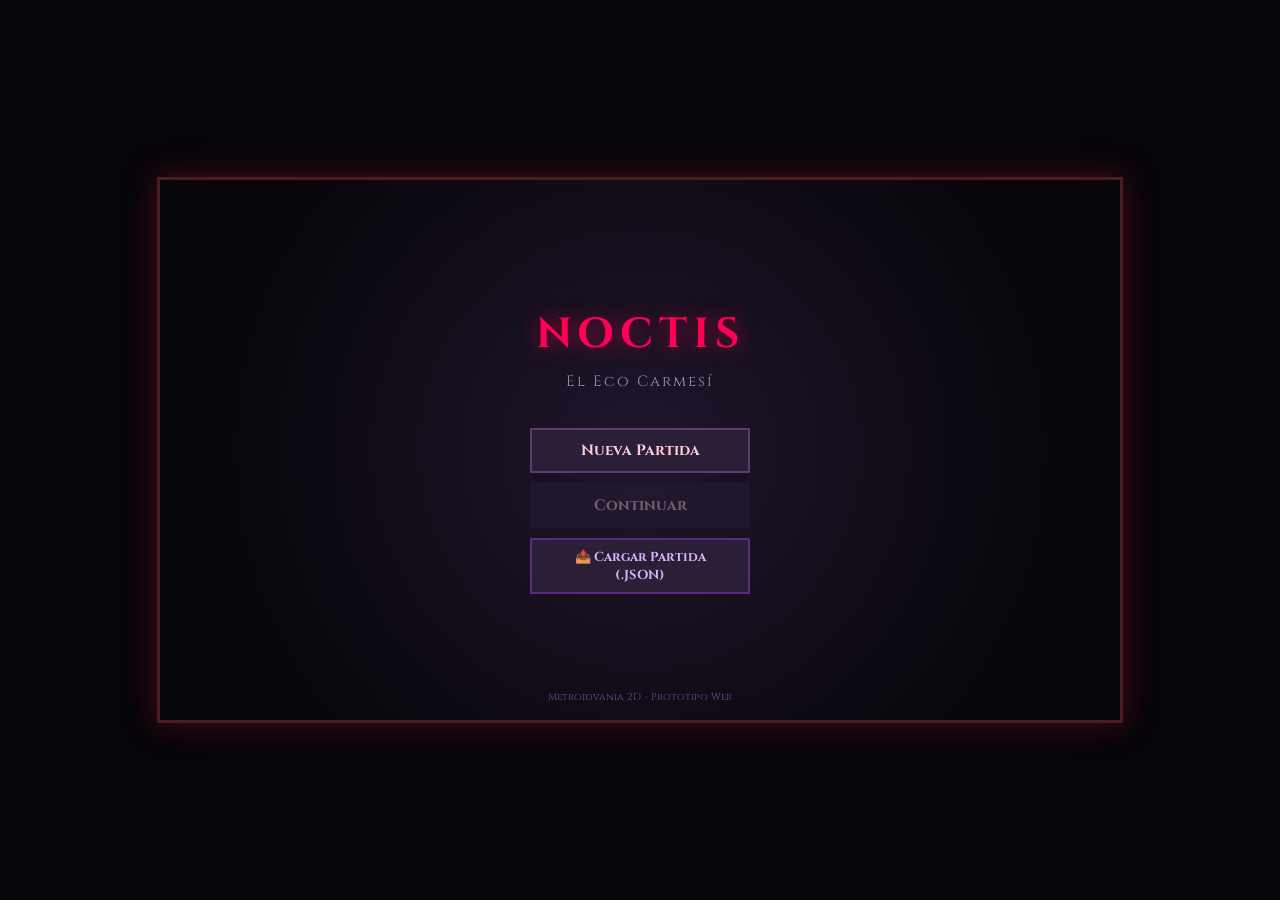
<file: index.html>
<!DOCTYPE html>
<html lang="es">
<head>
  <meta charset="UTF-8">
  <meta name="viewport" content="width=device-width, initial-scale=1.0">
  <title>Noctis: El Eco Carmesí</title>
    <link rel="preconnect" href="https://fonts.googleapis.com">
  <link rel="preconnect" href="https://fonts.gstatic.com" crossorigin>
  <link href="https://fonts.googleapis.com/css2?family=Cinzel:wght@600;700;900&family=Press+Start+2P&family=MedievalSharp&family=VT323&display=swap" rel="stylesheet">
  <!-- CSS modular: cada archivo cubre un sistema del juego -->
  <link rel="stylesheet" href="css/base.css">
  <link rel="stylesheet" href="css/title.css">
  <link rel="stylesheet" href="css/intro.css">
  <link rel="stylesheet" href="css/pause.css">
  <link rel="stylesheet" href="css/shop.css">
  <link rel="stylesheet" href="css/tutorial.css">
</head>
<body>

  <div id="game-container">
    <canvas id="game" width="480" height="270"></canvas>

    <!-- PANTALLA DE TÍTULO / MENÚ PRINCIPAL -->
    <div id="title-screen">
      <h1>NOCTIS</h1>
      <p>El Eco Carmesí</p>
      <div class="title-buttons">
        <button id="btn-new-game">Nueva Partida</button>
        <button id="btn-continue" class="disabled">Continuar</button>
        <button id="btn-title-import" class="secondary-btn">📤 Cargar Partida (.JSON)</button>
      </div>
      <span class="credits">Metroidvania 2D - Prototipo Web</span>
    </div>

    <!-- NUEVO: PANTALLA DE INTRODUCCIÓN Y CINEMÁTICA CON DIÁLOGO -->
    <div id="intro-screen" class="hidden">
      <div class="intro-bg" style="background-image: url('img/cinematics/intro_bg.jpg');"></div>
      <div class="intro-vignette"></div>
      
      <div class="intro-dialog-box">
        <div class="speaker-tag" id="intro-speaker">PRÓLOGO — CIUDADELA DE VÉSPERA</div>
        <p class="dialog-text" id="intro-dialog-text"></p>
        <div class="dialog-footer">
          <span class="pulse-hint">[Espacio / Clic para avanzar]</span>
          <button id="btn-skip-intro">Omitir (ESC)</button>
        </div>
      </div>
    </div>

    <!-- NUEVO: TIENDA DEL MERCADER DARIO (RPG HUB) -->
    <div id="shop-modal" class="hidden">
      <div class="shop-container">
        <div class="shop-portrait" style="background-image: url('img/portraits/dario_portrait.jpg');"></div>
        <div class="shop-content">
          <div class="shop-header">
            <h3>DARIO EL TUERTO — BAZAR DEL REFUGIO</h3>
            <span class="shop-subtitle">«La plata ya no vale nada en Véspera, muchacho... solo la Esencia fresca.»</span>
          </div>

          <div class="shop-inventory" id="shop-items-list">
            <!-- Items generados dinámicamente vía JS -->
          </div>

          <div class="shop-footer">
            <div class="shop-footer-left">
              <span class="player-essence-tag" id="shop-player-essence">♦ Tu Esencia: 0</span>
              <span id="shop-feedback-msg" class="shop-alert-msg hidden"></span>
            </div>
            <button id="btn-close-shop">Cerrar Bazar (ESC / E)</button>
          </div>
        </div>
      </div>
    </div>

    <!-- MODAL DE TUTORIAL Y DESBLOQUEO DE HABILIDAD -->
    <div id="skill-tutorial-modal" class="hidden">
      <div class="skill-tutorial-card">
        <div class="skill-tutorial-badge" id="tut-badge">✨</div>
        <div class="skill-tutorial-header">
          <span class="skill-tutorial-tag">NUEVA HABILIDAD ADQUIRIDA</span>
          <h2 id="tut-title">Nombre de la Habilidad</h2>
        </div>
        <div class="skill-tutorial-keys">
          <span>Comando:</span>
          <div id="tut-command" class="tut-key-box">TECLA</div>
        </div>
        <p id="tut-desc" class="skill-tutorial-desc">Descripción del movimiento y cómo usarlo.</p>
        <div class="skill-tutorial-tip" id="tut-tip">💡 Consejo de uso en combate y exploración.</div>
        <button id="btn-close-tutorial" class="tut-confirm-btn">ENTENDIDO (ESC / ESPACIO)</button>
      </div>
    </div>

    <!-- NUEVO: Menú de Pausa Mejorado con Bestiario, Reliquias y Mapa -->
    <div id="pause-menu" class="hidden">
      <div class="pause-header">
        <h2>NOCTIS</h2>
        <span class="pause-subtitle">Grimorio de Alaric — Pausa</span>
      </div>

      <div class="pause-tabs">
        <button class="tab-btn active" data-tab="tab-map">🗺️ Mapa Completo</button>
        <button class="tab-btn" data-tab="tab-relics">🔮 Reliquias</button>
        <button class="tab-btn" data-tab="tab-quests">✦ Misiones</button>
        <button class="tab-btn" data-tab="tab-bestiary">📖 Bestiario</button>
        <button class="tab-btn" data-tab="tab-achievements">🏆 Logros</button>
        <button class="tab-btn" data-tab="tab-options">⚙️ Opciones</button>
      </div>

      <div class="pause-content">
        <!-- Pestaña 1: Mapa Grande y Porcentaje -->
        <div id="tab-map" class="tab-pane active">
          <div class="pane-header">
            <h3 id="map-title">Cartografía de Véspera</h3>
            <span id="map-percentage" class="stat-badge">Exploración: 14%</span>
          </div>
          <div id="large-map-container">
            <canvas id="large-map-canvas" width="800" height="320"></canvas>
            <div id="map-room-tooltip" class="map-room-tooltip" role="status" aria-live="polite"></div>
          </div>
          <p class="map-legend-notes">
            ◆ Actual &nbsp;|&nbsp; ◇ Objetivo &nbsp;|&nbsp; ⚡ Altar &nbsp;|&nbsp; 🔮 Reliquia &nbsp;|&nbsp; 👑 Jefe &nbsp;|&nbsp; D Dash &nbsp;|&nbsp; 2J Doble Salto &nbsp;|&nbsp; G Garras
          </p>
        </div>

        <!-- Pestaña: Logros y Desafíos Secretos -->
        <div id="tab-achievements" class="tab-pane">
          <div class="pane-header">
            <h3>Hazañas del Cazador Carmesí</h3>
            <span id="achievements-count" class="stat-badge">0 / 4 Logros</span>
          </div>
          <div class="achievements-grid" id="achievements-list">
            <!-- Rellenado dinámicamente vía JS -->
          </div>
        </div>

        <!-- Pestaña 2: Diario de Reliquias -->
        <div id="tab-relics" class="tab-pane">
          <div class="pane-header">
            <h3>Tesoros y Artefactos Antiguos</h3>
            <span id="relics-collected-count" class="stat-badge">0 / 3 Reliquias</span>
          </div>
          <div class="relics-grid" id="relics-list">
            <!-- Rellenado dinámicamente vía JS -->
          </div>
        </div>

        <div id="tab-quests" class="tab-pane">
          <div class="pane-header">
            <h3>Juramentos y Memorias de Malakor</h3>
            <span id="quest-count" class="stat-badge">0 / 3 Misiones</span>
          </div>
          <div id="quests-list" class="quests-grid"></div>
          <div id="memories-list" class="memories-list"></div>
        </div>

        <!-- Pestaña 3: Bestiario y Lore -->
        <div id="tab-bestiary" class="tab-pane">
          <div class="pane-header">
            <h3>Monstruosidades del Eclipse</h3>
            <span class="stat-badge">Archivos de Combate</span>
          </div>
          <div class="bestiary-layout">
            <div class="bestiary-sidebar" id="bestiary-list">
              <!-- Botones de monstruos dinámicos -->
            </div>
            <div class="bestiary-detail" id="bestiary-detail">
              <!-- Detalles del monstruo seleccionado -->
            </div>
          </div>
        </div>

        <!-- Pestaña 4: Opciones y Reanudar -->
        <div id="tab-options" class="tab-pane">
          <div class="pane-header">
            <h3>Control de Sesión</h3>
          </div>
          <div class="options-actions">
            <button id="btn-resume">▶ Reanudar Partida (ESC / P)</button>
            <button id="btn-save-game">💾 Guardar Partida (Progreso Actual)</button>
            <button id="btn-export-save">📥 Exportar Partida (.JSON)</button>
            <button id="btn-import-save">📤 Importar Partida (.JSON)</button>
            <button id="btn-toggle-cape">🧣 Capa Cosmética: Capa Carmesí [Cambiar]</button>
            <button id="btn-toggle-sound">🔊 Alternar Sonido / Música (O)</button>
            <button id="btn-toggle-graphics">🖥️ Modo Gráfico: HD Nítido 960p (H)</button>
            <button id="btn-toggle-objective">✦ Marcador de objetivo: ACTIVADO</button>
            <label>Música <input id="music-volume" type="range" min="0" max="1" step="0.05" value="0.7"></label>
            <label>Efectos <input id="sfx-volume" type="range" min="0" max="1" step="0.05" value="0.8"></label>
            <button id="btn-rebind-jump">⌨️ Reasignar salto: ESPACIO</button>
            <button id="btn-rebind-dash">⌨️ Reasignar dash: SHIFT</button>
            <button id="btn-rebind-attack">⌨️ Reasignar ataque: CLIC</button>
            <button id="btn-rebind-left">⌨️ Movimiento izquierda: A</button>
            <button id="btn-rebind-right">⌨️ Movimiento derecha: D</button>
            <button id="btn-rebind-down">⌨️ Agacharse: S</button>
            <button id="btn-rebind-cast">⌨️ Hechizo: Q</button>
            <button id="btn-rebind-hook">⌨️ Gancho: F</button>
            <button id="btn-rebind-interact">⌨️ Interactuar: E</button>
            <button id="btn-rebind-travel">⌨️ Viaje rápido: T</button>
            <label>Dificultad <select id="difficulty-select"><option value="story">Historia</option><option value="normal" selected>Normal</option><option value="nightmare">Eclipse</option></select></label>
            <label><input id="toggle-shake" type="checkbox" checked> Vibración de pantalla</label>
            <label><input id="toggle-flashes" type="checkbox" checked> Destellos intensos</label>
            <label><input id="toggle-rumble" type="checkbox" checked> 🎮 Vibración de mando (Rumble)</label>
            <button id="btn-restart" class="danger">💀 Reiniciar desde Último Altar</button>
          </div>
        </div>
      </div>

      <div class="pause-footer">
        <button id="btn-quick-resume">Reanudar (ESC)</button>
      </div>
    </div>
    <input id="input-import-save" type="file" accept=".json" style="display: none;">
  </div>

  <!-- Barra de controles removida a petición del jugador -->

  <!-- Datos estáticos del juego -->
  <script src="js/data/bestiary.js"></script>
  <script src="js/data/relics.js"></script>
  <script src="js/data/quests.js"></script>
  <script src="js/data/merchants.js"></script>

  <!-- Motor del juego -->
  <script src="js/audio.js"></script>
  <script src="js/rooms.js"></script>
  <script src="js/rooms/villa.js"></script>
  <script src="js/rooms/fortress.js"></script>
  <script src="js/rooms/ash_path.js"></script>
  <script src="js/rooms/expeditions.js"></script>
  <script src="js/entities.js"></script>
  <script src="js/entities/physics.js"></script>
  <script src="js/entities/player.js"></script>
  <script src="js/entities/enemies.js"></script>
  <script src="js/sprites.js"></script>
  <script src="js/sprites/player.js"></script>
  <script src="js/sprites/bestiary.js"></script>
  <script src="js/sprites/environment.js"></script>
  <script src="js/sprites/atmosphere.js"></script>

  <!-- Núcleo: Input, HUD, Render y Guardado -->
  <script src="js/core/input.js"></script>
  <script src="js/core/hud.js"></script>
  <script src="js/core/render.js"></script>
  <script src="js/core/save.js"></script>

  <!-- Módulos de interfaz -->
  <script src="js/ui/tutorial.js"></script>
  <script src="js/ui/pause/map.js"></script>
  <script src="js/ui/pause/relics.js"></script>
  <script src="js/ui/pause/bestiary.js"></script>
  <script src="js/ui/pause/quests.js"></script>
  <script src="js/ui/pause/options.js"></script>
  <script src="js/ui/pause.js"></script>
  <script src="js/ui/shop.js"></script>
  <script src="js/ui/intro.js"></script>

  <!-- Bucle principal y motor gráfico -->
  <script src="js/main.js"></script>
</body>
</html>
</file>
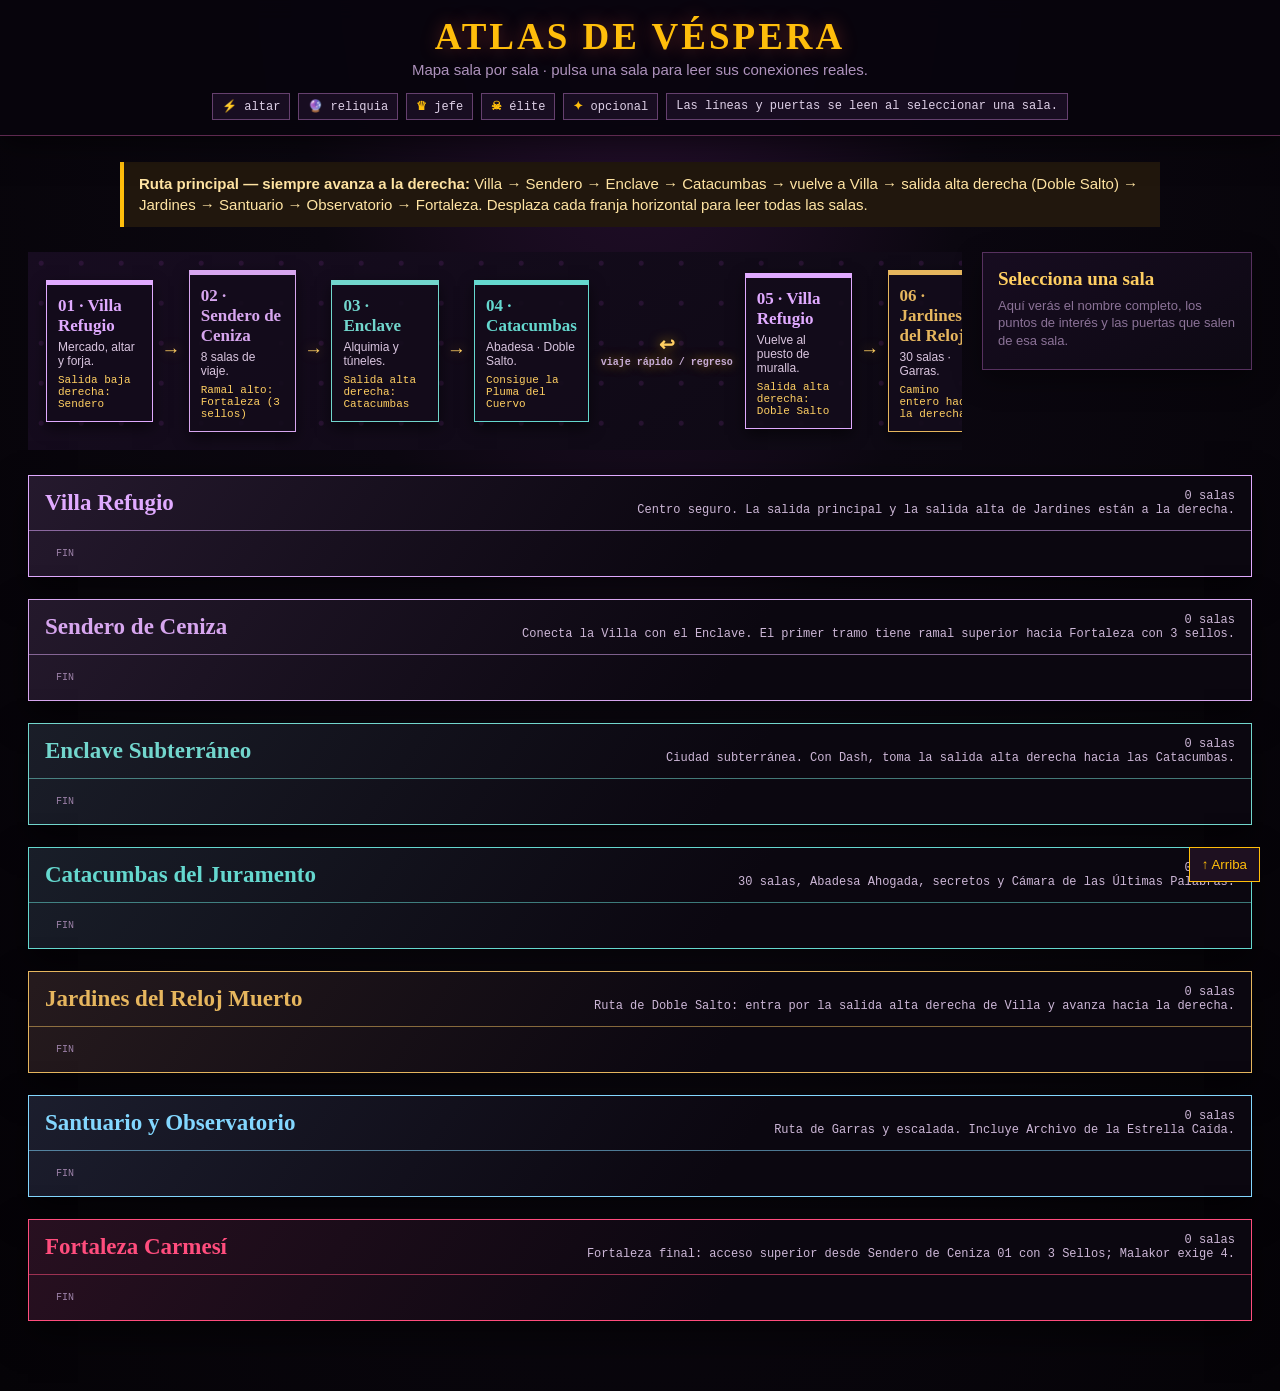
<file: MAPA_MUNDO.html>
<!doctype html>
<html lang="es">
<head>
  <meta charset="utf-8">
  <meta name="viewport" content="width=device-width,initial-scale=1">
  <title>Noctis — Atlas de Véspera</title>
  <script src="js/rooms.js"></script>
  <style>
    :root{--bg:#08050d;--panel:#120b1a;--ink:#f6eafa;--mute:#ae92bc;--gold:#ffbe0b;--line:#59366a;--pink:#ff3d76}
    *{box-sizing:border-box} body{margin:0;background:radial-gradient(ellipse at 50% -15%,#2c1135 0%,#0b0710 40%,#050307 100%);color:var(--ink);font:15px/1.35 Inter,Segoe UI,Arial,sans-serif;min-height:100vh}
    header{position:sticky;top:0;z-index:3;background:rgba(8,5,13,.94);backdrop-filter:blur(10px);border-bottom:1px solid #5d294f;padding:18px 4vw 15px;box-shadow:0 8px 28px #0008}
    h1{font:700 clamp(23px,3vw,37px)/1 Georgia,serif;letter-spacing:3px;text-align:center;color:var(--gold);margin:0;text-shadow:0 0 18px #f05b3c66}.sub{text-align:center;color:var(--mute);margin:5px 0 13px}.legend{display:flex;justify-content:center;gap:8px;flex-wrap:wrap}.chip{font:12px ui-monospace,monospace;padding:5px 9px;border:1px solid #65406e;background:#180d21;color:#ded0e7}.chip b{color:var(--gold)}
    main{max-width:1540px;margin:auto;padding:26px 28px 70px}.alert{max-width:1040px;margin:0 auto 25px;padding:12px 15px;border-left:4px solid var(--gold);background:#21170d;color:#ffe4a3}.overview{display:grid;grid-template-columns:1fr 270px;gap:20px;margin-bottom:25px}.route-card,.detail{background:linear-gradient(145deg,#170c20,#0d0913);border:1px solid #57315f;box-shadow:0 10px 26px #0006}.route-card{padding:15px 18px}.route-card h2,.detail h2{font:700 19px Georgia,serif;color:#ffcf62;margin:0 0 7px}.route-card p{color:#cdbbd6;margin:0}.path{display:flex;gap:7px;flex-wrap:wrap;align-items:center;margin-top:11px}.path span{padding:5px 7px;border:1px solid #73447a;background:#22132a;font-size:12px}.path i{color:var(--gold);font-style:normal;font-size:20px}.detail{padding:15px;position:sticky;top:116px;height:max-content}.detail p{color:#d4c1da;margin:5px 0}.detail .hint{color:#8b7297;font-size:13px}.detail .doors{margin-top:12px;font:12px ui-monospace,monospace;color:#93e4dd;white-space:pre-line}
    #atlas{display:grid;gap:22px}.region{border:1px solid var(--region);background:linear-gradient(125deg,color-mix(in srgb,var(--region) 10%,#100916),#0b0710 58%);box-shadow:0 14px 32px #0008}.region-head{display:flex;justify-content:space-between;gap:15px;align-items:center;padding:13px 16px;border-bottom:1px solid color-mix(in srgb,var(--region) 55%,transparent)}.region-title{font:700 23px Georgia,serif;color:var(--region);margin:0}.region-meta{font:12px ui-monospace,monospace;color:#cdb7d7;text-align:right}.grid{padding:17px;display:flex;align-items:center;gap:9px;overflow-x:auto;overscroll-behavior-x:contain;scrollbar-color:var(--region) #100916;scrollbar-width:thin}.grid::after{content:'FIN';font:10px ui-monospace,monospace;color:#9c81a8;padding:0 10px}.room{flex:0 0 174px;min-height:98px;text-align:left;cursor:pointer;border:1px solid #4e3657;border-left:4px solid var(--region);background:linear-gradient(145deg,#23142d,#110b17);padding:9px;transition:.16s transform,.16s border-color,.16s background;color:var(--ink)}.room-link{flex:0 0 auto;color:var(--region);font:700 20px ui-monospace,monospace;text-shadow:0 0 10px color-mix(in srgb,var(--region) 65%,transparent)}.room:hover,.room.active{transform:translateY(-3px);border-color:#fff;background:linear-gradient(145deg,#392044,#160d20);box-shadow:0 7px 14px #0009}.code{font:700 11px ui-monospace,monospace;color:var(--region);display:flex;justify-content:space-between}.icons{letter-spacing:2px;color:#ffcf62}.room strong{display:block;font:700 14px/1.18 Georgia,serif;margin:5px 0 3px}.room small{display:block;color:#bba5c4;font-size:11px;line-height:1.2}.connector{padding:0 15px 14px;color:#d9c4df;font-size:12px}.connector b{color:var(--gold)}
    .backtop{position:fixed;right:20px;bottom:18px;border:1px solid var(--gold);background:#1e1020;color:var(--gold);padding:9px 12px;cursor:pointer}.backtop:hover{background:#38203c}@media(max-width:980px){.overview{grid-template-columns:1fr}.detail{position:static}.grid{grid-template-columns:repeat(auto-fill,minmax(125px,1fr))}}@media(max-width:560px){main{padding:18px 12px 55px}.grid{padding:9px;gap:7px;grid-template-columns:repeat(2,minmax(0,1fr))}.room{min-height:80px}.region-title{font-size:19px}}
    .world-map{overflow-x:auto;padding:18px;background:radial-gradient(circle at 33% 28%,#54236355 0 2px,transparent 3px),linear-gradient(145deg,#170c20,#0d0913);background-size:40px 40px,auto;scrollbar-color:#ffbe0b #100916;scrollbar-width:thin}.world-track{min-width:1390px;display:flex;align-items:center;gap:12px}.macro{width:178px;min-height:104px;padding:11px;border:1px solid var(--node);border-top:5px solid var(--node);background:#130b1be8;box-shadow:0 6px 14px #0008}.macro h3{margin:0;font:700 17px Georgia,serif;color:var(--node)}.macro p{margin:5px 0 0;color:#d9c5df;font-size:12px;line-height:1.16}.macro .exit{color:#ffcf62;font:11px ui-monospace,monospace}.m-villa{--node:#e0aaff}.m-jardines{--node:#e6b65e}.m-sendero{--node:#d7a6ef}.m-enclave{--node:#72d6cd}.m-cat{--node:#65d8cf}.m-santuario{--node:#83d7ff}.m-observatorio{--node:#83d7ff}.m-fortaleza{--node:#ff4d7d}.edge{color:#ffcf62;font:700 19px ui-monospace,monospace;text-align:center;text-shadow:0 0 12px #ffbe0b99;white-space:nowrap}.edge small{display:block;font-size:10px;color:#c8acd6}
  </style>
</head>
<body>
<header>
  <h1>ATLAS DE VÉSPERA</h1>
  <p class="sub">Mapa sala por sala · pulsa una sala para leer sus conexiones reales.</p>
  <div class="legend"><span class="chip"><b>⚡</b> altar</span><span class="chip"><b>🔮</b> reliquia</span><span class="chip"><b>♛</b> jefe</span><span class="chip"><b>☠</b> élite</span><span class="chip"><b>✦</b> opcional</span><span class="chip">Las líneas y puertas se leen al seleccionar una sala.</span></div>
</header>
<main>
  <div class="alert"><b>Ruta principal — siempre avanza a la derecha:</b> Villa → Sendero → Enclave → Catacumbas → vuelve a Villa → salida alta derecha (Doble Salto) → Jardines → Santuario → Observatorio → Fortaleza. Desplaza cada franja horizontal para leer todas las salas.</div>
  <section class="overview">
    <div class="world-map" aria-label="Mapa posicionado del mundo">
      <div class="world-track">
        <article class="macro m-villa"><h3>01 · Villa Refugio</h3><p>Mercado, altar y forja.</p><p class="exit">Salida baja derecha: Sendero</p></article>
        <div class="edge">→</div>
        <article class="macro m-sendero"><h3>02 · Sendero de Ceniza</h3><p>8 salas de viaje.</p><p class="exit">Ramal alto: Fortaleza (3 sellos)</p></article>
        <div class="edge">→</div>
        <article class="macro m-enclave"><h3>03 · Enclave</h3><p>Alquimia y túneles.</p><p class="exit">Salida alta derecha: Catacumbas</p></article>
        <div class="edge">→</div>
        <article class="macro m-cat"><h3>04 · Catacumbas</h3><p>Abadesa · Doble Salto.</p><p class="exit">Consigue la Pluma del Cuervo</p></article>
        <div class="edge">↩<small>viaje rápido / regreso</small></div>
        <article class="macro m-villa"><h3>05 · Villa Refugio</h3><p>Vuelve al puesto de muralla.</p><p class="exit">Salida alta derecha: Doble Salto</p></article>
        <div class="edge">→</div>
        <article class="macro m-jardines"><h3>06 · Jardines del Reloj</h3><p>30 salas · Garras.</p><p class="exit">Camino entero hacia la derecha</p></article>
        <div class="edge">→</div>
        <article class="macro m-santuario"><h3>07 · Santuario Astral</h3><p>Reliquiario y biblioteca.</p><p class="exit">Puentes hacia Observatorio</p></article>
        <div class="edge">→</div>
        <article class="macro m-observatorio"><h3>08 · Observatorio</h3><p>Serafín de Cristal.</p><p class="exit">Tercer sello exterior</p></article>
        <div class="edge">→</div>
        <article class="macro m-fortaleza"><h3>09 · Fortaleza Carmesí</h3><p>30 salas · Malakor.</p><p class="exit">Final: requiere 4 sellos</p></article>
      </div>
    </div>
    <aside class="detail" id="detail"><h2>Selecciona una sala</h2><p class="hint">Aquí verás el nombre completo, los puntos de interés y las puertas que salen de esa sala.</p></aside>
  </section>
  <section id="atlas"></section>
</main>
<button class="backtop" onclick="scrollTo({top:0,behavior:'smooth'})">↑ Arriba</button>
<script>
  const regionDefs = [
    {id:'villa',name:'Villa Refugio',color:'#e0aaff',ids:[33,32,31,-2,-1,0],note:'Centro seguro. La salida principal y la salida alta de Jardines están a la derecha.'},
    {id:'ceniza',name:'Sendero de Ceniza',color:'#d7a6ef',ids:range(101,108),note:'Conecta la Villa con el Enclave. El primer tramo tiene ramal superior hacia Fortaleza con 3 sellos.'},
    {id:'enclave',name:'Enclave Subterráneo',color:'#72d6cd',ids:[9,34,35,41,42,43,44,45],note:'Ciudad subterránea. Con Dash, toma la salida alta derecha hacia las Catacumbas.'},
    {id:'juramento',name:'Catacumbas del Juramento',color:'#65d8cf',ids:[...range(201,224),11,18,19,20,28,12,601],note:'30 salas, Abadesa Ahogada, secretos y Cámara de las Últimas Palabras.'},
    {id:'reloj',name:'Jardines del Reloj Muerto',color:'#e6b65e',ids:[46,47,48,49,50,15,...range(401,424),24,25,26,30,16,602],note:'Ruta de Doble Salto: entra por la salida alta derecha de Villa y avanza hacia la derecha.'},
    {id:'astral',name:'Santuario y Observatorio',color:'#83d7ff',ids:[10,36,37,51,52,53,54,55,...range(501,524),13,21,22,23,29,14,603],note:'Ruta de Garras y escalada. Incluye Archivo de la Estrella Caída.'},
    {id:'carmesi',name:'Fortaleza Carmesí',color:'#ff4d7d',ids:[1,...range(1001,1020),2,3,6,7,4,8,27,17,5,604],note:'Fortaleza final: acceso superior desde Sendero de Ceniza 01 con 3 Sellos; Malakor exige 4.'}
  ];
  function range(a,b){return Array.from({length:b-a+1},(_,i)=>a+i)}
  function title(room){return room.name.replace(/^.*?—\s*/,'').replace(/^.*?:\s*/, '')}
  function icons(room){const all=room.spawns||[];let out='';if(room.map.some(row=>row.includes('S')))out+='⚡';if(all.some(s=>String(s.type).startsWith('relic')||String(s.type).startsWith('minor')))out+='🔮';if(all.some(s=>s.type==='boss'))out+='♛';if(all.some(s=>s.elite))out+='☠';if(room.optionalKind)out+='✦';return out||'·'}
  function doorText(room){const entries=Object.entries(room.doors||{});if(!entries.length)return 'Sin salida registrada';return entries.map(([side,d])=>{const to=ROOM_DEFS[d.to];let req=d.requiresAllSeals?' · REQUIERE 4 SELLOS':d.requiresSealCount?` · REQUIERE ${d.requiresSealCount} SELLOS`:d.requiresAbility?` · REQUIERE ${d.requiresLabel}`:d.shortcut?' · ATAJO':' ';return `${side.toUpperCase()}  →  ${to ? (to.mapLabel||to.name) : d.to}${req}`}).join('\n')}
  const atlas=document.querySelector('#atlas'),detail=document.querySelector('#detail');
  regionDefs.forEach(region=>{const rooms=region.ids.map(id=>[id,ROOM_DEFS[id]]).filter(([,room])=>room);const sec=document.createElement('section');sec.className='region';sec.style.setProperty('--region',region.color);sec.innerHTML=`<div class="region-head"><h2 class="region-title">${region.name}</h2><div class="region-meta">${rooms.length} salas<br>${region.note}</div></div><div class="grid"></div>`;const grid=sec.querySelector('.grid');rooms.forEach(([id,room])=>{const button=document.createElement('button');button.className='room';button.innerHTML=`<span class="code"><span>${room.mapLabel||'#'+id}</span><span class="icons">${icons(room)}</span></span><strong>${title(room)}</strong><small>ID ${id}${room.optionalKind?' · opcional':''}</small>`;button.onclick=()=>{document.querySelectorAll('.room.active').forEach(x=>x.classList.remove('active'));button.classList.add('active');detail.innerHTML=`<h2 style="color:${region.color}">${room.mapLabel||'#'+id} — ${title(room)}</h2><p><b>Región:</b> ${region.name}</p><p>${room.optionalKind==='lore'?'Sala opcional de lore.':room.optionalKind==='elite'?'Arena élite opcional.':'Sala de exploración / progreso.'}</p><p><b>Puntos:</b> ${icons(room).split('').join(' ')}</p><div class="doors"><b>PUERTAS Y CONEXIONES</b>\n${doorText(room)}</div>`;detail.scrollIntoView({behavior:'smooth',block:'nearest'});};grid.appendChild(button)});atlas.appendChild(sec)});
</script>
</body>
</html>
</file>
<file: css/base.css>
/* =====================================================
   BASE — Reset global, body, canvas y utilidades
   ===================================================== */
* {
  box-sizing: border-box;
  margin: 0;
  padding: 0;
  user-select: none;
}

body {
  background-color: #07050a;
  color: #e0d8e8;
  font-family: 'Cinzel', serif;
  display: flex;
  flex-direction: column;
  align-items: center;
  justify-content: center;
  height: 100vh;
  overflow: hidden;
}

#game-container {
  position: relative;
  border: 3px solid #4a1c24;
  box-shadow: 0 0 30px rgba(180, 20, 40, 0.35);
  background: #0d0914;
  max-width: 96vw;
  max-height: 90vh;
}

canvas#game {
  display: block;
  width: 960px;
  height: 540px;
  max-width: 94vw;
  max-height: 85vh;
  aspect-ratio: 16 / 9;
  image-rendering: pixelated;
  image-rendering: -moz-crisp-edges;
  image-rendering: crisp-edges;
  font-smooth: never;
  -webkit-font-smoothing: none;
  transition: filter 0.3s ease;
}

canvas#game.hd-canvas {
  image-rendering: auto;
  image-rendering: -webkit-optimize-contrast;
  font-smooth: auto;
  -webkit-font-smoothing: antialiased;
}

#controls-bar {
  display: none !important;
  margin-top: 10px;
  font-size: 13px;
  color: #9e8fb2;
  background: #140e1d;
  padding: 8px 16px;
  border: 1px solid #2e1d3a;
  border-radius: 4px;
  text-align: center;
}

.key {
  background: #2b1f38;
  color: #ffccd5;
  padding: 2px 6px;
  border-radius: 3px;
  border: 1px solid #5a3c6e;
  font-weight: bold;
}
</file>
<file: css/title.css>
/* =====================================================
   TITLE — Pantalla de título / menú principal
   ===================================================== */
#title-screen {
  position: absolute;
  top: 0;
  left: 0;
  width: 100%;
  height: 100%;
  background: radial-gradient(circle at center, #1f162b 0%, #07050a 80%);
  display: flex;
  flex-direction: column;
  align-items: center;
  justify-content: center;
  gap: 12px;
  z-index: 20;
  transition: opacity 0.4s ease;
}

#title-screen.hidden {
  opacity: 0;
  pointer-events: none;
}

#title-screen h1 {
  color: #ff0055;
  font-size: 42px;
  letter-spacing: 6px;
  text-shadow: 0 0 20px rgba(255, 0, 85, 0.6);
  margin-bottom: -4px;
}

#title-screen p {
  color: #9e8fb2;
  font-size: 15px;
  letter-spacing: 2px;
  margin-bottom: 24px;
}

.title-buttons {
  display: flex;
  flex-direction: column;
  gap: 10px;
}

#title-screen button {
  background: #2b1f38;
  color: #ffccd5;
  border: 2px solid #5a3c6e;
  padding: 10px 28px;
  font-family: inherit;
  font-size: 15px;
  font-weight: bold;
  cursor: pointer;
  width: 220px;
  transition: 0.15s;
}

#title-screen button:hover:not(.disabled) {
  background: #4a1c24;
  border-color: #e63946;
  color: #ffffff;
}

#title-screen button.disabled {
  opacity: 0.4;
  cursor: not-allowed;
  border-color: #2e1d3a;
}

#title-screen button.secondary-btn {
  font-size: 13px;
  padding: 8px 18px;
  border-color: #5a2a82;
  color: #d8b4f8;
}

#title-screen button.secondary-btn:hover {
  background: #3c1361;
  border-color: #c77dff;
  color: #ffffff;
}

#title-screen .credits {
  position: absolute;
  bottom: 16px;
  font-size: 10px;
  color: #5e548e;
}
</file>
<file: css/intro.css>
/* =====================================================
   INTRO — Pantalla de cinemática / prólogo
   ===================================================== */
#intro-screen {
  position: absolute;
  top: 0;
  left: 0;
  width: 100%;
  height: 100%;
  z-index: 25;
  display: flex;
  flex-direction: column;
  justify-content: flex-end;
  align-items: center;
  overflow: hidden;
  background: #000;
  transition: opacity 0.5s ease;
}

#intro-screen.hidden {
  display: none;
}

.intro-bg {
  position: absolute;
  top: 0;
  left: 0;
  width: 100%;
  height: 100%;
  background-size: cover;
  background-position: center;
  filter: brightness(0.85) contrast(1.1);
  transform: scale(1.02);
  transition: background-image 0.5s ease-in-out, transform 12s ease-out;
}

#intro-screen:not(.hidden) .intro-bg {
  transform: scale(1.08);
}

.intro-vignette {
  position: absolute;
  top: 0;
  left: 0;
  width: 100%;
  height: 100%;
  background: radial-gradient(circle at 50% 35%, transparent 30%, rgba(8, 4, 15, 0.75) 75%, #050208 100%),
              linear-gradient(to top, rgba(10, 4, 16, 0.95) 0%, rgba(10, 4, 16, 0.3) 40%, transparent 70%);
  pointer-events: none;
}

.intro-dialog-box {
  position: relative;
  z-index: 2;
  width: 90%;
  max-width: 840px;
  background: rgba(18, 10, 28, 0.92);
  border: 2px solid #5a2a68;
  border-radius: 6px;
  padding: 18px 24px;
  margin-bottom: 24px;
  box-shadow: 0 0 25px rgba(255, 0, 85, 0.25), inset 0 0 15px rgba(0, 0, 0, 0.8);
  backdrop-filter: blur(8px);
}

.speaker-tag {
  color: #ffbe0b;
  font-size: 11px;
  letter-spacing: 2px;
  font-weight: bold;
  text-transform: uppercase;
  margin-bottom: 8px;
  border-bottom: 1px solid #3c1e48;
  padding-bottom: 4px;
  display: inline-block;
}

.dialog-text {
  font-family: 'Cinzel', serif;
  font-size: 14.5px;
  color: #f8edeb;
  line-height: 1.6;
  min-height: 52px;
  text-shadow: 0 1px 3px #000;
  letter-spacing: 0.5px;
}

.dialog-footer {
  display: flex;
  justify-content: space-between;
  align-items: center;
  margin-top: 12px;
  border-top: 1px solid #2a1538;
  padding-top: 8px;
}

.pulse-hint {
  font-size: 11px;
  color: #c77dff;
  animation: pulseOpacity 1.5s infinite ease-in-out;
}

@keyframes pulseOpacity {
  0%, 100% { opacity: 0.4; }
  50% { opacity: 1; }
}

#btn-skip-intro {
  background: #2a1435;
  color: #ffccd5;
  border: 1px solid #ff0055;
  border-radius: 3px;
  padding: 4px 12px;
  font-family: inherit;
  font-size: 11px;
  cursor: pointer;
  transition: 0.15s;
}

#btn-skip-intro:hover {
  background: #ff0055;
  color: #fff;
}
</file>
<file: css/pause.css>
/* =====================================================
   PAUSE — Menú de pausa / Grimorio de Alaric
   ===================================================== */
#pause-menu {
  position: absolute;
  top: 0;
  left: 0;
  width: 100%;
  height: 100%;
  background: rgba(8, 4, 14, 0.94);
  backdrop-filter: blur(6px);
  display: flex;
  flex-direction: column;
  align-items: center;
  justify-content: space-between;
  padding: 14px 24px;
  z-index: 15;
}

#pause-menu.hidden {
  display: none;
}

.pause-header {
  text-align: center;
}

.pause-header h2 {
  font-family: 'Cinzel', serif;
  color: #ff0055;
  font-size: 24px;
  letter-spacing: 5px;
  text-shadow: 0 0 12px rgba(255, 0, 85, 0.6);
  margin-bottom: 2px;
}

.pause-subtitle {
  color: #9e8fb2;
  font-size: 11px;
  letter-spacing: 2px;
  text-transform: uppercase;
}

.pause-tabs {
  display: flex;
  gap: 8px;
  margin: 6px 0 10px 0;
}

.tab-btn {
  font-family: 'VT323', monospace;
  font-size: 16px;
  letter-spacing: 1px;
  background: #191024;
  color: #c77dff;
  border: 1px solid #4a2860;
  padding: 5px 12px;
  font-weight: normal;
  cursor: pointer;
  border-radius: 4px;
  transition: all 0.15s ease;
}

.tab-btn:hover {
  background: #2b1842;
  border-color: #ff007f;
  color: #fff;
}

.tab-btn.active {
  background: #3c133a;
  border-color: #ff0055;
  color: #ffccd5;
  box-shadow: 0 0 10px rgba(255, 0, 85, 0.4);
}

.pause-content {
  width: 100%;
  max-width: 860px;
  height: 400px;
  background: rgba(16, 10, 26, 0.88);
  border: 1px solid #3c2452;
  border-radius: 6px;
  padding: 14px 18px;
  overflow-y: auto;
  box-shadow: inset 0 0 20px rgba(0, 0, 0, 0.6);
}

.tab-pane {
  display: none;
  height: 100%;
}

.tab-pane.active {
  display: flex;
  flex-direction: column;
}

.pane-header {
  display: flex;
  justify-content: space-between;
  align-items: center;
  border-bottom: 1px solid #2e1a40;
  padding-bottom: 8px;
  margin-bottom: 10px;
}

.pane-header h3 {
  color: #ffccd5;
  font-size: 14px;
  letter-spacing: 1px;
}

.stat-badge {
  background: #2b1233;
  color: #ffbe0b;
  border: 1px solid #ffbe0b;
  padding: 2px 8px;
  border-radius: 10px;
  font-size: 11px;
  font-weight: bold;
}

/* --- Mapa --- */
#large-map-container {
  flex: 1;
  position: relative;
  display: flex;
  justify-content: center;
  align-items: center;
  background: #09050f;
  border: 1px solid #281638;
  border-radius: 4px;
  padding: 8px;
}

#large-map-canvas {
  width: 760px;
  max-width: 100%;
  height: 280px;
  image-rendering: pixelated;
  cursor: default;
}

.map-room-tooltip {
  position: absolute;
  z-index: 4;
  max-width: 240px;
  padding: 8px 10px;
  border: 1px solid #e0aaff;
  border-radius: 4px;
  background: rgba(9, 5, 15, 0.96);
  color: #f6efff;
  font-size: 12px;
  line-height: 1.35;
  pointer-events: none;
  box-shadow: 0 3px 12px rgba(0, 0, 0, 0.55);
  opacity: 0;
  transform: translateY(4px);
  transition: opacity 120ms ease, transform 120ms ease;
}

.map-room-tooltip.visible {
  opacity: 1;
  transform: translateY(0);
}

.map-room-tooltip strong {
  display: block;
  color: #ffbe0b;
  margin-bottom: 2px;
}

.map-legend-notes {
  margin-top: 8px;
  font-size: 11px;
  color: #9e8fb2;
  text-align: center;
}

.dot { display: inline-block; width: 8px; height: 8px; border-radius: 2px; vertical-align: middle; }
.player-dot { background: #ff0055; box-shadow: 0 0 6px #ff0055; }
.visited-dot { background: #5e548e; border: 1px solid #e0aaff; }
.secret-dot { background: #ffbe0b; }
.unknown-dot { background: #1a1424; border: 1px dashed #3a2e4c; }

/* --- Logros --- */
.achievements-grid {
  display: grid;
  grid-template-columns: repeat(2, 1fr);
  gap: 12px;
  overflow-y: auto;
  max-height: 290px;
}

.achievement-card {
  background: #140d22;
  border: 1px solid #3d2354;
  border-radius: 6px;
  padding: 10px 14px;
  display: flex;
  align-items: center;
  gap: 12px;
  transition: 0.2s;
}

.achievement-card.unlocked {
  border-color: #ffbe0b;
  background: linear-gradient(135deg, #24143a 0%, #170d28 100%);
  box-shadow: 0 0 12px rgba(255, 190, 11, 0.2);
}

.achievement-card.locked {
  opacity: 0.45;
  filter: grayscale(0.85);
}

.achievement-badge {
  font-size: 26px;
  width: 44px;
  height: 44px;
  background: #1e1030;
  border: 1px solid #ffbe0b;
  border-radius: 6px;
  display: flex;
  align-items: center;
  justify-content: center;
  flex-shrink: 0;
}

.achievement-info h4 { color: #ffccd5; font-size: 12px; margin-bottom: 2px; }
.achievement-info p { color: #9e8fb2; font-size: 10px; line-height: 1.35; }
.achievement-status { font-size: 9px; font-weight: bold; color: #ffbe0b; margin-top: 4px; }

/* --- Reliquias --- */
.relics-grid {
  display: grid;
  grid-template-columns: repeat(3, 1fr);
  gap: 12px;
  height: 100%;
  align-content: start;
}

.relic-card {
  background: #140d20;
  border: 1px solid #3d2354;
  border-radius: 6px;
  padding: 12px;
  display: flex;
  flex-direction: column;
  gap: 8px;
  transition: 0.2s;
}

.relic-card.found {
  border-color: #7209b7;
  background: linear-gradient(145deg, #180e28 0%, #201035 100%);
  box-shadow: 0 2px 10px rgba(114, 9, 183, 0.25);
}

.relic-card.locked { opacity: 0.45; filter: grayscale(0.8); }

.relic-icon-box {
  width: 38px;
  height: 38px;
  border-radius: 4px;
  display: flex;
  align-items: center;
  justify-content: center;
  font-size: 20px;
  margin-bottom: 2px;
}

.relic-card h4 { color: #fff; font-size: 12px; }
.relic-card p { color: #adb5bd; font-size: 10px; line-height: 1.4; }
.relic-card .relic-command {
  margin-top: auto;
  color: #ffbe0b;
  font-size: 9px;
  background: #261738;
  padding: 3px 6px;
  border-radius: 3px;
  width: fit-content;
}

/* --- Misiones y Memorias --- */
.quests-grid, .memories-list { display: grid; grid-template-columns: repeat(2, 1fr); gap: 10px; overflow-y: auto; }
.quests-grid { max-height: 220px; margin-bottom: 12px; }
.quest-card, .memory-card { 
  background: #140d22; 
  border: 1px solid #3d2354; 
  border-radius: 6px; 
  padding: 10px 12px;
  display: flex;
  flex-direction: column;
  gap: 5px;
  transition: all 0.2s ease;
}
.quest-card:hover { border-color: #7209b7; background: #1a102e; }
.quest-card.completed { border-color: #ffbe0b; background: #21152c; box-shadow: 0 0 10px rgba(255, 190, 11, 0.15); }
.quest-card.claimed { border-color: #00f5d4; background: #111e22; opacity: 0.85; }
.quest-header { display: flex; align-items: center; justify-content: space-between; }
.quest-card h4, .memory-card h4 { color: #ffccd5; font-size: 11.5px; margin: 0; font-family: 'Cinzel', serif; font-weight: 700; }
.quest-card p, .memory-card p { color: #9e8fb2; font-size: 9.5px; line-height: 1.35; margin: 0; }
.quest-progress-container { display: flex; align-items: center; gap: 8px; margin-top: 4px; }
.quest-bar-bg { flex: 1; height: 6px; background: #0c0814; border: 1px solid #3d2354; border-radius: 3px; overflow: hidden; }
.quest-bar-fill { height: 100%; background: linear-gradient(90deg, #ff0055, #ffbe0b); transition: width 0.3s ease; }
.quest-card.claimed .quest-bar-fill { background: #00f5d4; }
.quest-ratio { font-size: 10px; color: #ffbe0b; font-family: 'VT323', monospace; }
.quest-card.claimed .quest-ratio { color: #00f5d4; }
.quest-footer { display: flex; align-items: center; justify-content: space-between; margin-top: 4px; }
.quest-reward-tag { font-size: 9.5px; color: #ff007f; font-weight: bold; }
.quest-claim-btn {
  background: linear-gradient(135deg, #ffbe0b, #fb5607);
  color: #0c0814;
  border: none;
  font-family: 'VT323', monospace;
  font-size: 12px;
  font-weight: bold;
  padding: 3px 8px;
  border-radius: 4px;
  cursor: pointer;
  box-shadow: 0 0 8px rgba(255, 190, 11, 0.5);
  transition: transform 0.15s ease;
}
.quest-claim-btn:hover { transform: scale(1.06); }
.quest-claimed-badge { font-size: 10px; color: #00f5d4; font-family: 'VT323', monospace; }
.memory-card.locked { opacity: .45; filter: grayscale(.8); }

/* --- Bestiario --- */
.bestiary-layout {
  display: grid;
  grid-template-columns: 210px 1fr;
  gap: 14px;
  height: 275px;
}

.bestiary-sidebar {
  display: flex;
  flex-direction: column;
  gap: 6px;
  overflow-y: auto;
}

.bestiary-btn {
  background: #180f26;
  border: 1px solid #361f4a;
  color: #d8cde3;
  padding: 7px 10px;
  font-family: inherit;
  font-size: 11px;
  text-align: left;
  cursor: pointer;
  border-radius: 4px;
  transition: 0.15s;
  display: flex;
  align-items: center;
  justify-content: space-between;
  gap: 6px;
}

.bestiary-btn:hover { background: #281740; border-color: #ff007f; }
.bestiary-btn.active { background: #3b1138; border-color: #ff0055; color: #ffccd5; font-weight: bold; }
.bestiary-btn.mastered { border-color: #7b4f2c; background: #1c1229; }
.bestiary-btn.mastered:hover { border-color: #ffbe0b; background: #2e1a42; }
.bestiary-btn.active.mastered { border-color: #ffbe0b; background: #3c1936; box-shadow: 0 0 10px rgba(255, 190, 11, 0.35); }

.bestiary-btn-name {
  display: flex;
  align-items: center;
  gap: 5px;
  white-space: nowrap;
  overflow: hidden;
  text-overflow: ellipsis;
}

.hunter-sidebar-badge {
  font-family: 'VT323', monospace;
  font-size: 11px;
  color: #a496b8;
  background: #120b1d;
  padding: 1px 5px;
  border-radius: 3px;
  border: 1px solid #37204b;
  white-space: nowrap;
}

.hunter-sidebar-badge.mastered {
  color: #ffd166;
  border-color: rgba(255, 209, 102, 0.5);
  background: rgba(255, 209, 102, 0.12);
  font-weight: bold;
}

.stat-badge.mastered-glow {
  border-color: #ffbe0b;
  color: #ffd166;
  box-shadow: 0 0 8px rgba(255, 190, 11, 0.3);
}

.bestiary-detail {
  background: #11091d;
  border: 1px solid #2e1a3e;
  border-radius: 6px;
  padding: 12px 16px;
  display: flex;
  flex-direction: column;
  gap: 8px;
  overflow-y: auto;
}

.monster-header {
  display: flex;
  align-items: center;
  justify-content: space-between;
  gap: 12px;
  border-bottom: 1px solid #261435;
  padding-bottom: 8px;
}

.monster-habitat-tag {
  font-size: 9.5px;
  color: #ffbe0b;
  background: rgba(255, 190, 11, 0.12);
  border: 1px solid rgba(255, 190, 11, 0.4);
  padding: 3px 8px;
  border-radius: 4px;
  letter-spacing: 0.5px;
  white-space: nowrap;
}

.monster-avatar {
  width: 44px;
  height: 44px;
  background: #1e132e;
  border: 1px solid #ff0055;
  border-radius: 4px;
  display: flex;
  align-items: center;
  justify-content: center;
  font-size: 24px;
  transition: 0.2s;
}

.monster-avatar.mastered {
  border-color: #ffbe0b;
  box-shadow: 0 0 10px rgba(255, 190, 11, 0.35);
}

.monster-info h4 { color: #ff0055; font-size: 14px; }
.monster-info span { color: #9e8fb2; font-size: 10px; }

/* --- Hunter's Journal Progress Box & Mastery Cards --- */
.hunter-progress-box {
  background: #150b22;
  border: 1px solid #3a2250;
  border-radius: 5px;
  padding: 7px 10px;
  display: flex;
  flex-direction: column;
  gap: 4px;
}

.hunter-progress-header {
  display: flex;
  justify-content: space-between;
  align-items: center;
}

.hunter-progress-label {
  font-size: 9.5px;
  color: #ffccd5;
  font-weight: bold;
  letter-spacing: 0.5px;
}

.hunter-progress-ratio {
  font-family: 'VT323', monospace;
  font-size: 11px;
  color: #c77dff;
}

.hunter-progress-ratio.mastered {
  color: #ffd166;
  font-weight: bold;
  text-shadow: 0 0 6px rgba(255, 190, 11, 0.4);
}

.hunter-bar-bg {
  width: 100%;
  height: 6px;
  background: #090510;
  border: 1px solid #371f49;
  border-radius: 3px;
  overflow: hidden;
}

.hunter-bar-fill {
  height: 100%;
  background: linear-gradient(90deg, #ff0055, #9d4edd);
  transition: width 0.3s ease;
}

.hunter-bar-fill.mastered {
  background: linear-gradient(90deg, #ff5400, #ffbe0b, #00f5d4);
  box-shadow: 0 0 8px rgba(255, 190, 11, 0.6);
}

.hunter-reward-card {
  padding: 8px 10px;
  border-radius: 5px;
  display: flex;
  flex-direction: column;
  gap: 4px;
  transition: all 0.2s ease;
}

.hunter-reward-card.unlocked {
  background: linear-gradient(135deg, rgba(38, 20, 56, 0.95), rgba(58, 22, 42, 0.95));
  border: 1px solid #ffbe0b;
  box-shadow: 0 0 10px rgba(255, 190, 11, 0.22);
}

.hunter-reward-card.locked {
  background: rgba(18, 11, 26, 0.85);
  border: 1px dashed #4a305d;
  opacity: 0.85;
}

.reward-card-header {
  display: flex;
  align-items: center;
  justify-content: space-between;
  gap: 8px;
}

.reward-card-title {
  font-size: 10.5px;
  color: #ffbe0b;
  letter-spacing: 0.5px;
}

.hunter-reward-card.locked .reward-card-title {
  color: #bfaecf;
}

.reward-card-title strong {
  color: #fff;
}

.reward-status-pill {
  font-family: 'VT323', monospace;
  font-size: 11px;
  padding: 2px 7px;
  border-radius: 3px;
  font-weight: bold;
  white-space: nowrap;
}

.reward-status-pill.active {
  background: rgba(0, 245, 212, 0.15);
  color: #00f5d4;
  border: 1px solid rgba(0, 245, 212, 0.4);
}

.reward-status-pill.locked {
  background: rgba(255, 0, 85, 0.12);
  color: #ff758f;
  border: 1px solid rgba(255, 0, 85, 0.3);
}

.reward-desc {
  color: #e2d9eb;
  font-size: 10px;
  margin: 0;
  line-height: 1.35;
}

.monster-stats { display: flex; gap: 12px; font-size: 10px; color: #ffccd5; background: #1c0e2b; padding: 4px 8px; border-radius: 4px; }
.monster-desc { color: #c9b9db; font-size: 11px; line-height: 1.45; }

.monster-weakness {
  background: rgba(255, 0, 85, 0.1);
  border-left: 3px solid #ff0055;
  padding: 6px 10px;
  border-radius: 0 4px 4px 0;
  font-size: 10.5px;
  color: #ffbe0b;
}

.monster-weakness strong { color: #fff; }

/* --- Opciones --- */
.options-actions {
  display: flex;
  flex-direction: column;
  gap: 10px;
  max-width: 300px;
  margin: 20px auto;
}

.options-actions button {
  background: #251638;
  color: #ffccd5;
  border: 1px solid #5a3c6e;
  padding: 10px 16px;
  font-family: inherit;
  font-size: 12px;
  font-weight: bold;
  cursor: pointer;
  border-radius: 4px;
  transition: 0.15s;
}

.options-actions button:hover { background: #3e1b38; border-color: #ff0055; color: #fff; }
.options-actions button.danger { border-color: #800f2f; color: #ff758f; }
.options-actions button.danger:hover { background: #590d22; border-color: #ff0055; color: #fff; }

#btn-export-save { border-color: #06d6a0; color: #e8fccf; }
#btn-export-save:hover { background: #0f382c; border-color: #00f5d4; color: #fff; }

#btn-import-save { border-color: #9d4edd; color: #f2e9e4; }
#btn-import-save:hover { background: #3c1361; border-color: #c77dff; color: #fff; }

#btn-toggle-cape { border-color: #ffbe0b; color: #fff; }
#btn-toggle-cape:hover { background: #3d2314; border-color: #ffd166; }

.pause-footer { margin-top: 6px; }

#btn-quick-resume {
  background: transparent;
  color: #9e8fb2;
  border: none;
  font-family: inherit;
  font-size: 11px;
  cursor: pointer;
  text-decoration: underline;
}

#btn-quick-resume:hover { color: #ffccd5; }
</file>
<file: css/shop.css>
/* =====================================================
   SHOP — Bazar del Mercader (Dario, Elena, Corvus)
   ===================================================== */
#shop-modal {
  position: absolute;
  top: 0;
  left: 0;
  width: 100%;
  height: 100%;
  background: rgba(6, 3, 10, 0.92);
  backdrop-filter: blur(8px);
  z-index: 20;
  display: flex;
  align-items: center;
  justify-content: center;
  padding: 16px;
}

#shop-modal.hidden {
  display: none;
}

.shop-container {
  display: flex;
  width: 92%;
  max-width: 880px;
  height: 440px;
  background: #0f081c;
  border: 2px solid #581c87;
  border-radius: 8px;
  overflow: hidden;
  box-shadow: 0 0 40px rgba(147, 51, 234, 0.35), inset 0 0 25px rgba(0, 0, 0, 0.85);
}

.shop-portrait {
  width: 270px;
  height: 100%;
  background-size: cover;
  background-position: center;
  border-right: 2px solid #3b0764;
  flex-shrink: 0;
}

.shop-content {
  flex: 1;
  display: flex;
  flex-direction: column;
  padding: 16px 20px;
  background: rgba(18, 10, 28, 0.95);
}

.shop-header h3 {
  color: #ffbe0b;
  font-size: 15px;
  letter-spacing: 1.5px;
  margin-bottom: 2px;
}

.shop-subtitle {
  color: #c77dff;
  font-size: 10.5px;
  font-style: italic;
  display: block;
  margin-bottom: 12px;
  border-bottom: 1px solid #2a1538;
  padding-bottom: 6px;
}

.shop-inventory {
  flex: 1;
  display: flex;
  flex-direction: column;
  gap: 8px;
  overflow-y: auto;
  padding-right: 4px;
}

.shop-inventory::-webkit-scrollbar { width: 8px; }
.shop-inventory::-webkit-scrollbar-track { background: #140827; border-radius: 4px; }
.shop-inventory::-webkit-scrollbar-thumb { background: #d8b4fe; border-radius: 4px; }

.shop-item-row {
  display: flex;
  align-items: center;
  justify-content: space-between;
  background: #1d102c;
  border: 1px solid #3d2354;
  border-radius: 5px;
  padding: 8px 12px;
  transition: 0.15s;
}

.shop-item-row:hover { border-color: #ff0055; background: #28143d; }

.shop-item-info {
  display: flex;
  align-items: center;
  gap: 10px;
}

.shop-item-icon {
  font-size: 22px;
  width: 34px;
  height: 34px;
  background: #11071c;
  border: 1px solid #4a2862;
  border-radius: 4px;
  display: flex;
  align-items: center;
  justify-content: center;
}

.shop-item-text h4 { color: #ffccd5; font-size: 12px; }
.shop-item-text p { color: #9e8fb2; font-size: 9.5px; }

.shop-buy-btn {
  background: #3b1138;
  color: #ffbe0b;
  border: 1px solid #ffbe0b;
  border-radius: 4px;
  padding: 6px 12px;
  font-family: inherit;
  font-size: 11px;
  font-weight: bold;
  cursor: pointer;
  transition: 0.15s;
}

.shop-buy-btn:hover { background: #ffbe0b; color: #0c0517; }

.shop-buy-btn.bought {
  background: #1c1424;
  border-color: #4a3e5c;
  color: #6c5a80;
  cursor: default;
}

.shop-footer {
  display: flex;
  justify-content: space-between;
  align-items: center;
  margin-top: 12px;
  border-top: 1px solid #2a1538;
  padding-top: 8px;
}

.shop-footer-left {
  display: flex;
  align-items: center;
  gap: 16px;
}

.player-essence-tag {
  color: #ff0055;
  font-weight: bold;
  font-size: 13px;
  transition: transform 0.15s;
}

.player-essence-tag.shake {
  animation: essenceShake 0.35s ease-in-out;
  color: #ff3366;
}

@keyframes essenceShake {
  0%, 100% { transform: translateX(0); }
  20%, 60% { transform: translateX(-6px); }
  40%, 80% { transform: translateX(6px); }
}

.shop-alert-msg {
  background: rgba(230, 57, 70, 0.25);
  border: 1px solid #ff0055;
  color: #ffccd5;
  font-size: 11px;
  font-weight: bold;
  padding: 4px 10px;
  border-radius: 4px;
  box-shadow: 0 0 10px rgba(255, 0, 85, 0.4);
  animation: fadeInPulse 0.3s ease;
}

.shop-alert-msg.success {
  background: rgba(46, 196, 182, 0.25);
  border-color: #2ec4b6;
  color: #cbf3f0;
  box-shadow: 0 0 10px rgba(46, 196, 182, 0.4);
}

.shop-alert-msg.hidden { display: none; }

@keyframes fadeInPulse {
  0% { opacity: 0; transform: scale(0.95); }
  100% { opacity: 1; transform: scale(1); }
}

#btn-close-shop {
  background: #2a1435;
  color: #ffccd5;
  border: 1px solid #5a3c6e;
  padding: 6px 16px;
  font-family: inherit;
  font-size: 11px;
  cursor: pointer;
  border-radius: 4px;
  transition: 0.15s;
}

#btn-close-shop:hover { background: #ff0055; color: #fff; }
</file>
<file: css/tutorial.css>
/* =====================================================
   TUTORIAL — Modal de habilidades y desbloqueos
   ===================================================== */
#skill-tutorial-modal {
  position: absolute;
  top: 0;
  left: 0;
  width: 100%;
  height: 100%;
  background: rgba(4, 2, 8, 0.88);
  backdrop-filter: blur(8px);
  display: flex;
  align-items: center;
  justify-content: center;
  z-index: 50;
  animation: fadeInModal 0.25s ease-out;
}

#skill-tutorial-modal.hidden {
  display: none !important;
}

.skill-tutorial-card {
  position: relative;
  width: 440px;
  background: linear-gradient(145deg, #180e28, #0e071a);
  border: 2px solid #ff0055;
  box-shadow: 0 0 35px rgba(255, 0, 85, 0.4), inset 0 0 15px rgba(120, 20, 60, 0.3);
  border-radius: 8px;
  padding: 24px 28px;
  display: flex;
  flex-direction: column;
  align-items: center;
  text-align: center;
  animation: slideUpCard 0.25s cubic-bezier(0.18, 0.89, 0.32, 1.28);
}

.skill-tutorial-badge {
  font-size: 34px;
  margin-bottom: 6px;
  filter: drop-shadow(0 0 8px #ffbe0b);
}

.skill-tutorial-header { margin-bottom: 12px; }

.skill-tutorial-tag {
  display: inline-block;
  font-size: 9px;
  letter-spacing: 2px;
  color: #ffbe0b;
  font-weight: bold;
  text-transform: uppercase;
  background: rgba(255, 190, 11, 0.12);
  border: 1px solid rgba(255, 190, 11, 0.35);
  padding: 3px 10px;
  border-radius: 12px;
  margin-bottom: 6px;
}

.skill-tutorial-header h2 {
  font-size: 19px;
  color: #ffffff;
  letter-spacing: 1.5px;
  text-shadow: 0 0 10px rgba(255, 0, 85, 0.7);
}

.skill-tutorial-keys {
  display: flex;
  align-items: center;
  gap: 10px;
  font-size: 11px;
  color: #cbb4de;
  margin-bottom: 14px;
  background: rgba(0, 0, 0, 0.35);
  padding: 6px 14px;
  border-radius: 6px;
  border: 1px dashed #5a3c6e;
}

.tut-key-box {
  background: #ff0055;
  color: #ffffff;
  font-weight: bold;
  font-size: 11px;
  padding: 4px 10px;
  border-radius: 4px;
  box-shadow: 0 0 10px rgba(255, 0, 85, 0.6);
  letter-spacing: 1px;
}

.skill-tutorial-desc {
  font-size: 11.5px;
  line-height: 1.45;
  color: #e2d9ec;
  margin-bottom: 12px;
  max-width: 380px;
}

.skill-tutorial-tip {
  font-size: 10px;
  line-height: 1.35;
  color: #ffbe0b;
  background: rgba(255, 190, 11, 0.08);
  border-left: 3px solid #ffbe0b;
  padding: 6px 10px;
  border-radius: 0 4px 4px 0;
  text-align: left;
  margin-bottom: 16px;
  width: 100%;
}

.tut-confirm-btn {
  background: #2b1f38;
  color: #ffccd5;
  border: 1px solid #783e91;
  padding: 8px 24px;
  font-family: inherit;
  font-size: 11px;
  font-weight: bold;
  letter-spacing: 1px;
  cursor: pointer;
  border-radius: 4px;
  transition: all 0.15s ease;
}

.tut-confirm-btn:hover {
  background: #ff0055;
  color: #ffffff;
  border-color: #ffbe0b;
  box-shadow: 0 0 14px rgba(255, 0, 85, 0.7);
  transform: translateY(-1px);
}

@keyframes fadeInModal {
  from { opacity: 0; }
  to { opacity: 1; }
}

@keyframes slideUpCard {
  from { opacity: 0; transform: translateY(20px) scale(0.95); }
  to { opacity: 1; transform: translateY(0) scale(1); }
}
</file>
